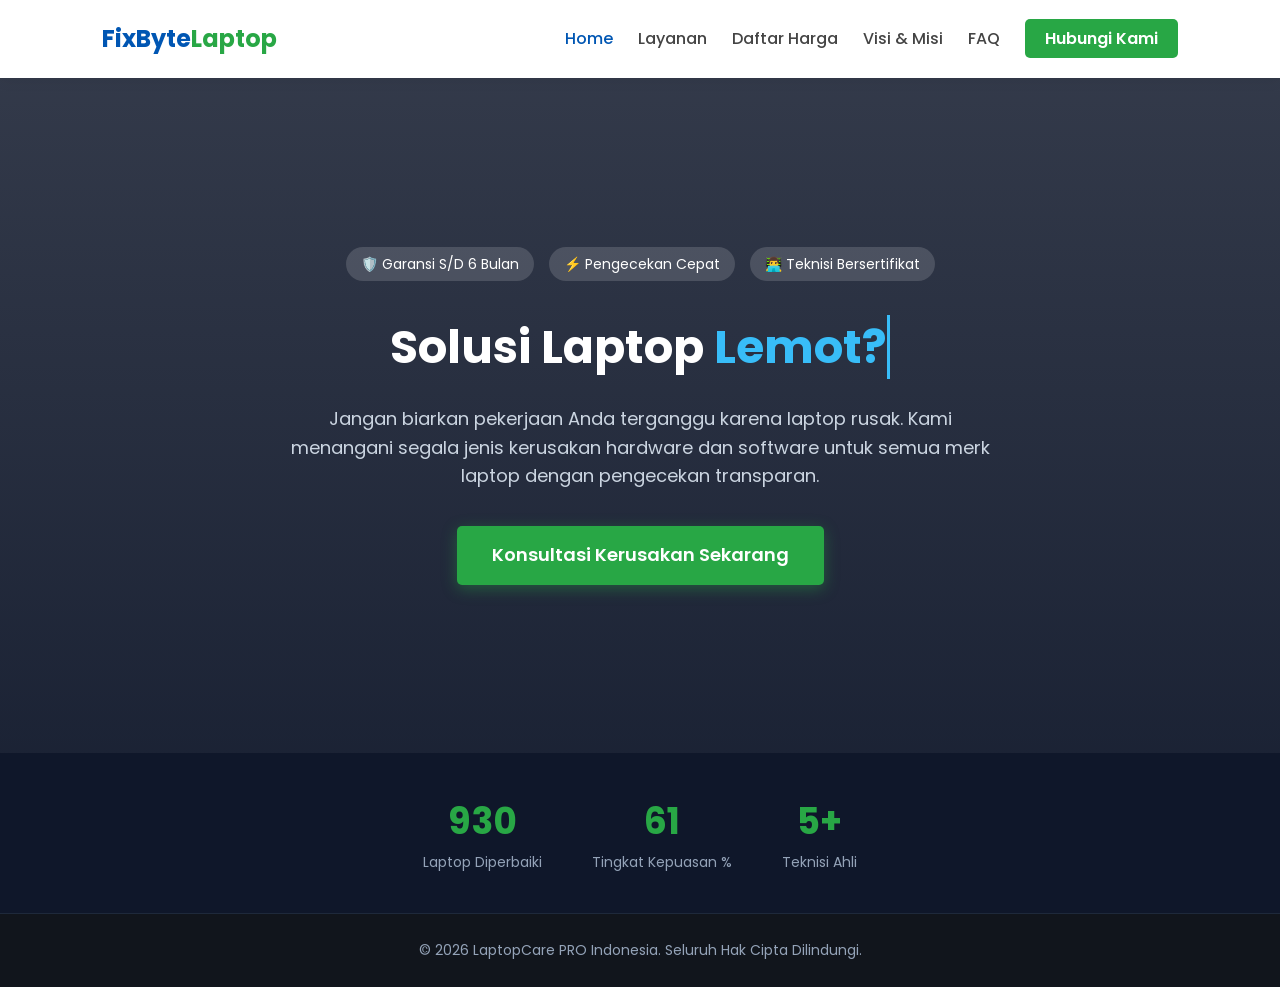
<file: index.html>
<!DOCTYPE html>
<html lang="id">
<head>
    <meta charset="UTF-8">
    <meta name="viewport" content="width=device-width, initial-scale=1.0">
    <title>FixByte Laptop - Jasa Service Laptop Profesional</title>
    <link href="https://fonts.googleapis.com/css2?family=Poppins:wght@300;400;600;700&display=swap" rel="stylesheet">
    <link rel="stylesheet" href="style.css">
    <style>
        .hero {
            background: linear-gradient(rgba(15, 23, 42, 0.85), rgba(15, 23, 42, 0.95)), 
                        url('https://images.unsplash.com/photo-1591799264318-7e6ef8ddb7ea?q=80&w=1200') no-repeat center center/cover;
            min-height: 75vh;
            color: white;
            display: flex;
            flex-direction: column;
            justify-content: center;
            align-items: center;
            text-align: center;
            padding: 40px 20px;
        }
        .hero h1 { font-size: 46px; margin-bottom: 20px; max-width: 800px; min-height: 70px; }
        .hero p { font-size: 18px; margin-bottom: 35px; max-width: 700px; color: #cbd5e1; }
        .badges { display: flex; gap: 15px; margin-bottom: 30px; flex-wrap: wrap; justify-content: center; }
        .badge { background: rgba(255, 255, 255, 0.15); padding: 6px 15px; border-radius: 20px; font-size: 14px; }
        .btn-cta { background-color: var(--secondary-color); color: white; padding: 15px 35px; text-decoration: none; font-size: 18px; font-weight: 600; border-radius: 5px; box-shadow: 0 4px 15px rgba(40, 167, 69, 0.4); transition: transform 0.2s; display: inline-block; }
        .btn-cta:hover { transform: scale(1.05); }

        /* Style Tambahan untuk JavaScript Feature */
        .txt-type { color: #38bdf8; border-right: 3px solid #38bdf8; animation: blink 0.7s infinite; }
        @keyframes blink { 0%, 100% { border-color: transparent } 50% { border-color: #38bdf8 } }

        /* Section Stats */
        .stats-section { display: flex; justify-content: center; gap: 50px; background: #0f172a; color: white; padding: 40px 20px; text-align: center; flex-wrap: wrap; }
        .stat-item h3 { font-size: 36px; color: var(--secondary-color); }
        .stat-item p { color: #94a3b8; font-size: 14px; }

        /* Back to top button */
        #backToTop { position: fixed; bottom: 30px; right: 30px; background: var(--primary-color); color: white; width: 45px; height: 45px; border-radius: 50%; border: none; font-size: 20px; cursor: pointer; display: none; justify-content: center; align-items: center; box-shadow: 0 4px 10px rgba(0,0,0,0.3); z-index: 1000; transition: background 0.3s; }
        #backToTop:hover { background: #004085; }
    </style>
</head>
<body>

    <nav>
        <a href="index.html" class="logo">FixByte<span>Laptop</span></a>
        <ul>
            <li><a href="index.html" class="active">Home</a></li>
            <li><a href="layanan.html">Layanan</a></li>
            <li><a href="harga.html">Daftar Harga</a></li>
            <li><a href="visi-misi.html">Visi & Misi</a></li>
            <li><a href="faq.html">FAQ</a></li>
            <li><a href="kontak.html" class="btn-nav">Hubungi Kami</a></li>
        </ul>
    </nav>

    <header class="hero">
        <div class="badges">
            <span class="badge">🛡️ Garansi S/D 6 Bulan</span>
            <span class="badge">⚡ Pengecekan Cepat</span>
            <span class="badge">👨‍💻 Teknisi Bersertifikat</span>
        </div>
        <!-- Target Efek Typewriter -->
        <h1>Solusi Laptop <span class="txt-type" data-wait="2000" data-words='["Lemot?", "Mati Total?", "Layar Pecah?", "Bergaransi!"]'></span></h1>
        <p>Jangan biarkan pekerjaan Anda terganggu karena laptop rusak. Kami menangani segala jenis kerusakan hardware dan software untuk semua merk laptop dengan pengecekan transparan.</p>
        <a href="kontak.html" class="btn-cta">Konsultasi Kerusakan Sekarang</a>
    </header>

    <!-- Section Statistik Interaktif -->
    <div class="stats-section">
        <div class="stat-item">
            <h3 class="counter" data-target="1500">0</h3>
            <p>Laptop Diperbaiki</p>
        </div>
        <div class="stat-item">
            <h3 class="counter" data-target="95">0</h3>
            <p>Tingkat Kepuasan %</p>
        </div>
        <div class="stat-item">
            <h3 class="counter" data-target="5">0</h3>
            <p>Teknisi Ahli</p>
        </div>
    </div>

    <!-- Tombol Back To Top -->
    <button id="backToTop">↑</button>

    <footer>
        <p>&copy; 2026 LaptopCare PRO Indonesia. Seluruh Hak Cipta Dilindungi.</p>
    </footer>

    <!-- ====== SCRIPT JAVASCRIPT AWESOME ====== -->
    <script>
        // 1. EFEK MESIN KETIK (TYPEWRITER)
        class TypeWriter {
            constructor(txtElement, words, wait = 3000) {
                this.txtElement = txtElement;
                this.words = words;
                this.txt = '';
                this.wordIndex = 0;
                this.wait = parseInt(wait, 10);
                this.type();
                this.isDeleting = false;
            }

            type() {
                const current = this.wordIndex % this.words.length;
                const fullTxt = this.words[current];

                if(this.isDeleting) {
                    this.txt = fullTxt.substring(0, this.txt.length - 1);
                } else {
                    this.txt = fullTxt.substring(0, this.txt.length + 1);
                }

                this.txtElement.innerHTML = `<span class="txt">${this.txt}</span>`;

                let typeSpeed = 150;

                if(this.isDeleting) {
                    typeSpeed /= 2;
                }

                if(!this.isDeleting && this.txt === fullTxt) {
                    typeSpeed = this.wait;
                    this.isDeleting = true;
                } else if(this.isDeleting && this.txt === '') {
                    this.isDeleting = false;
                    this.wordIndex++;
                    typeSpeed = 500;
                }

                setTimeout(() => this.type(), typeSpeed);
            }
        }

        // Jalankan Typewriter saat halaman dimuat
        document.addEventListener('DOMContentLoaded', init);

        function init() {
            const txtElement = document.querySelector('.txt-type');
            const words = JSON.parse(txtElement.getAttribute('data-words'));
            const wait = txtElement.getAttribute('data-wait');
            new TypeWriter(txtElement, words, wait);
        }

        // 2. ANIMASI ANGKA COUNTER BERJALAN
        const counters = document.querySelectorAll('.counter');
        counters.forEach(counter => {
            counter.innerText = '0';
            const updateCounter = () => {
                const target = +counter.getAttribute('data-target');
                const c = +counter.innerText;
                const increment = target / 100;

                if(c < target) {
                    counter.innerText = `${Math.ceil(c + increment)}`;
                    setTimeout(updateCounter, 20);
                } else {
                    counter.innerText = target + (counter.parentElement.firstElementChild.classList.contains('counter') && target === 98 ? '%' : '+');
                }
            };
            updateCounter();
        });

        // 3. TOMBOL BACK TO TOP (MUNCUL SAAT DI-SCROLL)
        const backToTopBtn = document.getElementById('backToTop');

        window.onscroll = function() {
            if (document.body.scrollTop > 200 || document.documentElement.scrollTop > 200) {
                backToTopBtn.style.display = "flex";
            } else {
                backToTopBtn.style.display = "none";
            }
        };

        backToTopBtn.addEventListener('click', () => {
            window.scrollTo({
                top: 0,
                behavior: 'smooth'
            });
        });
    </script>
</body>
</html>
</file>
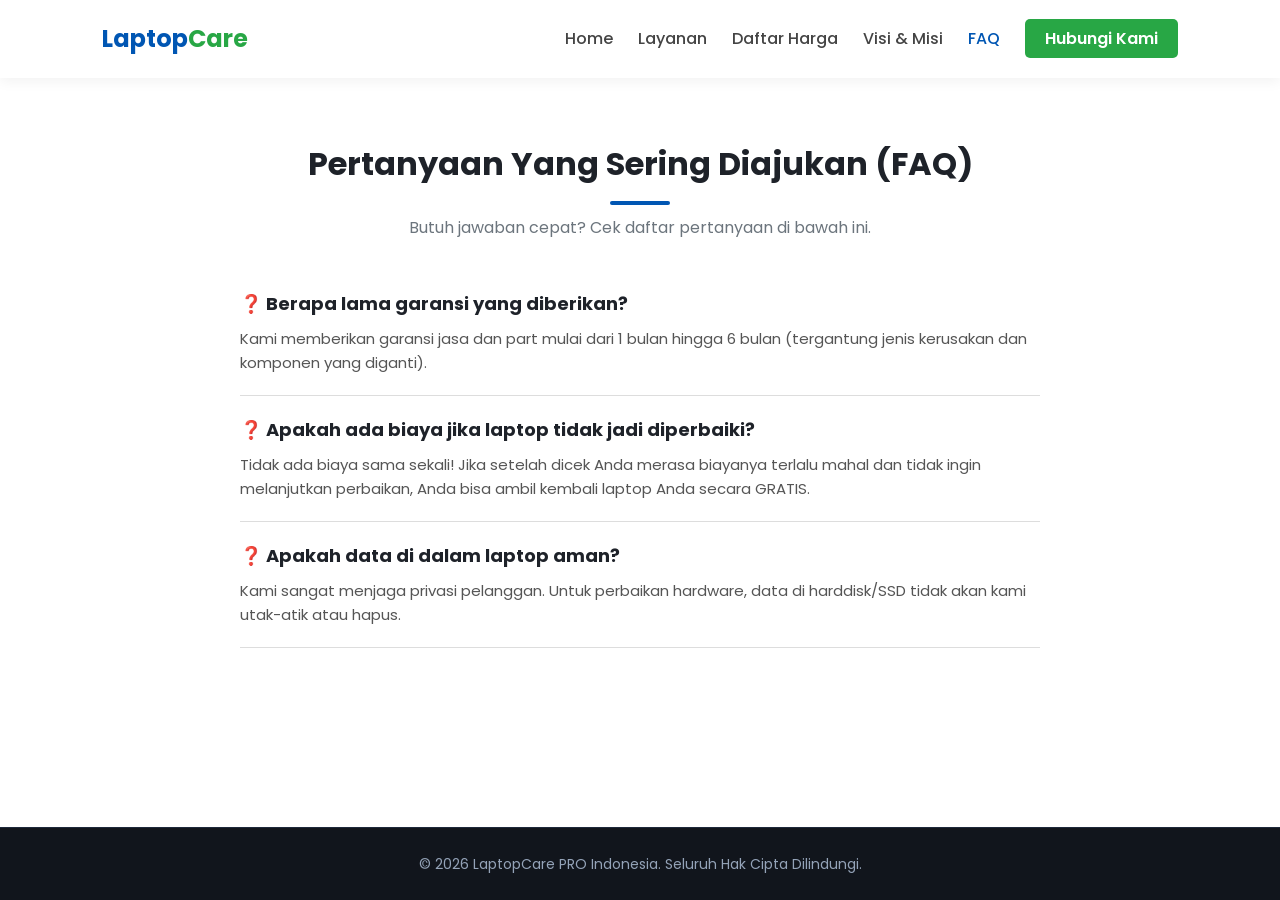
<file: faq.html>
<!DOCTYPE html>
<html lang="id">
<head>
    <meta charset="UTF-8">
    <meta name="viewport" content="width=device-width, initial-scale=1.0">
    <title>FAQ - LaptopCare PRO</title>
    <link href="https://fonts.googleapis.com/css2?family=Poppins:wght@300;400;600;700&display=swap" rel="stylesheet">
    <link rel="stylesheet" href="style.css">
    <style>
        .faq-container { max-width: 800px; margin: 0 auto; }
        .faq-item { margin-bottom: 20px; border-bottom: 1px solid #ddd; padding-bottom: 20px; }
        .faq-item h3 { font-size: 18px; color: var(--dark-color); margin-bottom: 8px; }
        .faq-item p { color: #555; font-size: 15px; }
    </style>
</head>
<body>

    <nav>
        <a href="index.html" class="logo">Laptop<span>Care</span></a>
        <ul>
            <li><a href="index.html">Home</a></li>
            <li><a href="layanan.html">Layanan</a></li>
            <li><a href="harga.html">Daftar Harga</a></li>
            <li><a href="visi-misi.html">Visi & Misi</a></li>
            <li><a href="faq.html" class="active">FAQ</a></li>
            <li><a href="kontak.html" class="btn-nav">Hubungi Kami</a></li>
        </ul>
    </nav>

    <section>
        <div class="section-title">
            <h2>Pertanyaan Yang Sering Diajukan (FAQ)</h2>
            <p>Butuh jawaban cepat? Cek daftar pertanyaan di bawah ini.</p>
        </div>

        <div class="faq-container">
            <div class="faq-item">
                <h3>❓ Berapa lama garansi yang diberikan?</h3>
                <p>Kami memberikan garansi jasa dan part mulai dari 1 bulan hingga 6 bulan (tergantung jenis kerusakan dan komponen yang diganti).</p>
            </div>
            <div class="faq-item">
                <h3>❓ Apakah ada biaya jika laptop tidak jadi diperbaiki?</h3>
                <p>Tidak ada biaya sama sekali! Jika setelah dicek Anda merasa biayanya terlalu mahal dan tidak ingin melanjutkan perbaikan, Anda bisa ambil kembali laptop Anda secara GRATIS.</p>
            </div>
            <div class="faq-item">
                <h3>❓ Apakah data di dalam laptop aman?</h3>
                <p>Kami sangat menjaga privasi pelanggan. Untuk perbaikan hardware, data di harddisk/SSD tidak akan kami utak-atik atau hapus.</p>
            </div>
        </div>
    </section>

    <footer>
        <p>&copy; 2026 LaptopCare PRO Indonesia. Seluruh Hak Cipta Dilindungi.</p>
    </footer>

</body>
</html>
</file>
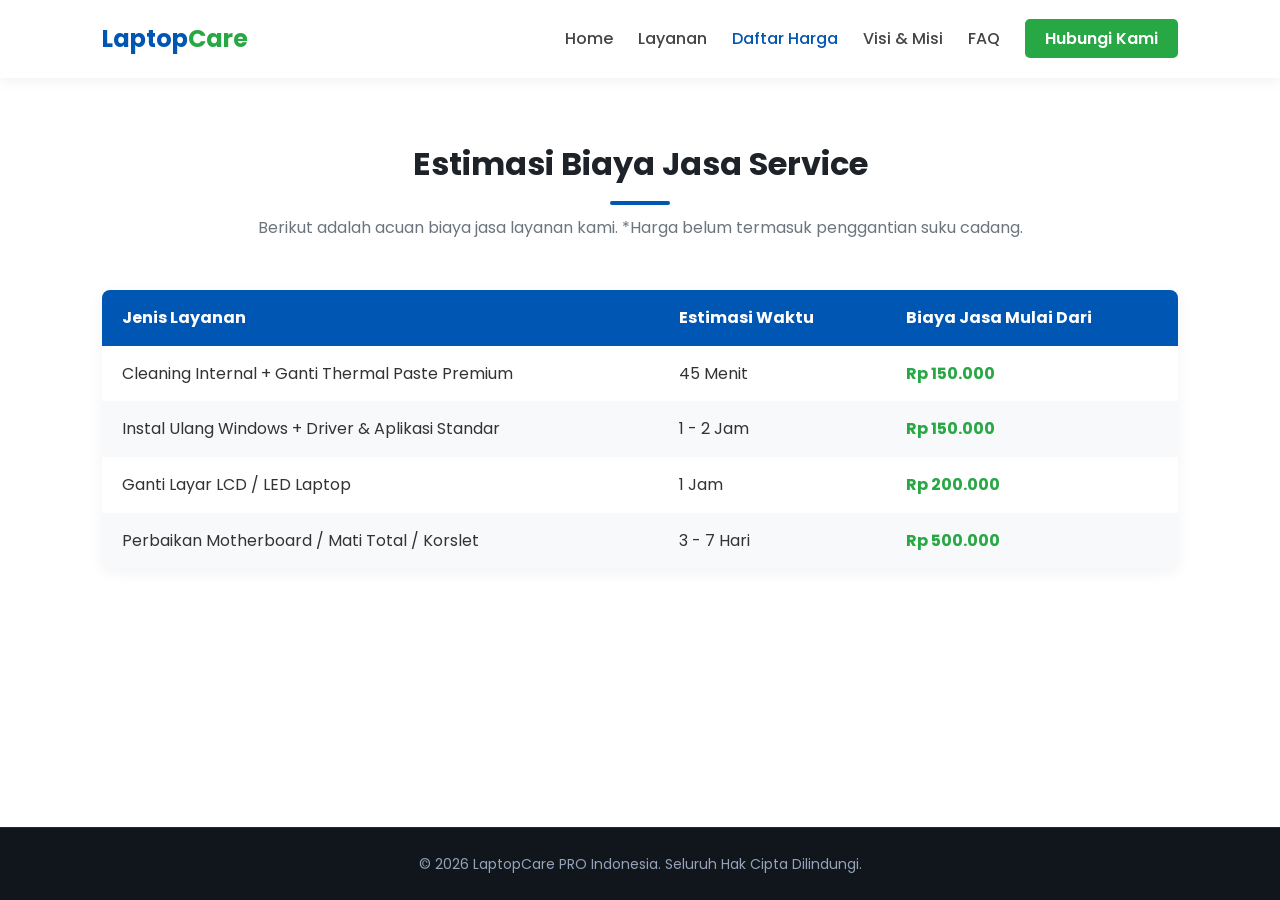
<file: harga.html>
<!DOCTYPE html>
<html lang="id">
<head>
    <meta charset="UTF-8">
    <meta name="viewport" content="width=device-width, initial-scale=1.0">
    <title>Daftar Harga - LaptopCare PRO</title>
    <link href="https://fonts.googleapis.com/css2?family=Poppins:wght@300;400;600;700&display=swap" rel="stylesheet">
    <link rel="stylesheet" href="style.css">
    <style>
        .pricing-table { width: 100%; border-collapse: collapse; margin-top: 20px; box-shadow: 0 4px 15px rgba(0,0,0,0.05); border-radius: 8px; overflow: hidden; }
        .pricing-table th, .pricing-table td { padding: 15px 20px; text-align: left; }
        .pricing-table th { background-color: var(--primary-color); color: white; }
        .pricing-table tr:nth-child(even) { background-color: var(--light-color); }
        .price-tag { color: var(--secondary-color); font-weight: bold; }
        @media (max-width: 768px) { .pricing-table { display: block; overflow-x: auto; } }
    </style>
</head>
<body>

    <nav>
        <a href="index.html" class="logo">Laptop<span>Care</span></a>
        <ul>
            <li><a href="index.html">Home</a></li>
            <li><a href="layanan.html">Layanan</a></li>
            <li><a href="harga.html" class="active">Daftar Harga</a></li>
            <li><a href="visi-misi.html">Visi & Misi</a></li>
            <li><a href="faq.html">FAQ</a></li>
            <li><a href="kontak.html" class="btn-nav">Hubungi Kami</a></li>
        </ul>
    </nav>

    <section>
        <div class="section-title">
            <h2>Estimasi Biaya Jasa Service</h2>
            <p>Berikut adalah acuan biaya jasa layanan kami. *Harga belum termasuk penggantian suku cadang.</p>
        </div>

        <table class="pricing-table">
            <thead>
                <tr>
                    <th>Jenis Layanan</th>
                    <th>Estimasi Waktu</th>
                    <th>Biaya Jasa Mulai Dari</th>
                </tr>
            </thead>
            <tbody>
                <tr>
                    <td>Cleaning Internal + Ganti Thermal Paste Premium</td>
                    <td>45 Menit</td>
                    <td class="price-tag">Rp 150.000</td>
                </tr>
                <tr>
                    <td>Instal Ulang Windows + Driver & Aplikasi Standar</td>
                    <td>1 - 2 Jam</td>
                    <td class="price-tag">Rp 150.000</td>
                </tr>
                <tr>
                    <td>Ganti Layar LCD / LED Laptop</td>
                    <td>1 Jam</td>
                    <td class="price-tag">Rp 200.000</td>
                </tr>
                <tr>
                    <td>Perbaikan Motherboard / Mati Total / Korslet</td>
                    <td>3 - 7 Hari</td>
                    <td class="price-tag">Rp 500.000</td>
                </tr>
            </tbody>
        </table>
    </section>

    <footer>
        <p>&copy; 2026 LaptopCare PRO Indonesia. Seluruh Hak Cipta Dilindungi.</p>
    </footer>

</body>
</html>
</file>
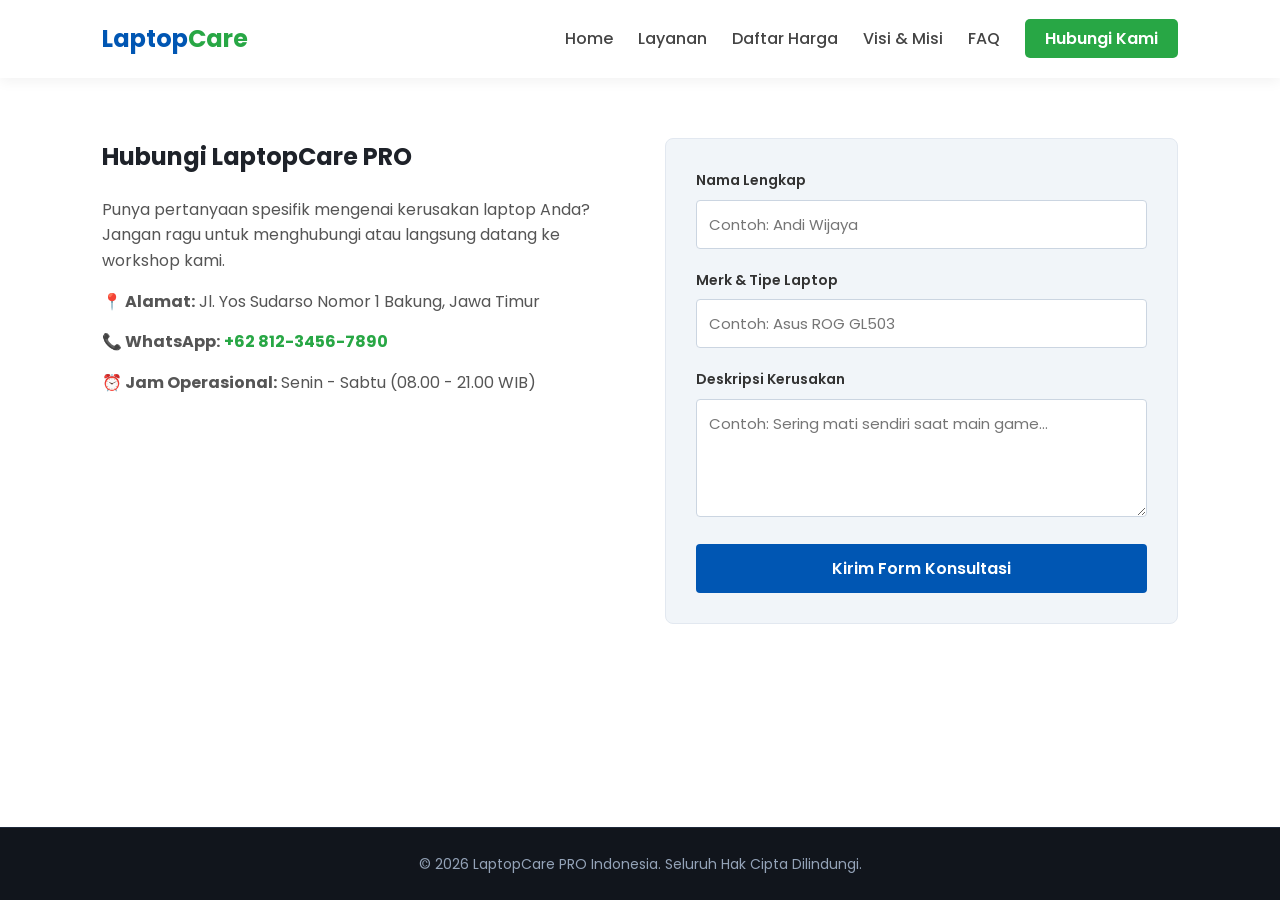
<file: kontak.html>
<!DOCTYPE html>
<html lang="id">
<head>
    <meta charset="UTF-8">
    <meta name="viewport" content="width=device-width, initial-scale=1.0">
    <title>Hubungi Kami - LaptopCare PRO</title>
    <link href="https://fonts.googleapis.com/css2?family=Poppins:wght@300;400;600;700&display=swap" rel="stylesheet">
    <link rel="stylesheet" href="style.css">
    <style>
        .contact-grid { display: grid; grid-template-columns: repeat(auto-fit, minmax(300px, 1fr)); gap: 50px; }
        .contact-info h3 { font-size: 24px; margin-bottom: 20px; color: var(--dark-color); }
        .contact-info p { margin-bottom: 15px; color: #555; }
        .contact-form { background: #f1f5f9; padding: 30px; border-radius: 8px; border: 1px solid #e2e8f0; }
        .form-group { margin-bottom: 20px; }
        .form-group label { display: block; margin-bottom: 8px; font-size: 14px; font-weight: 600; }
        .form-group input, .form-group textarea { width: 100%; padding: 12px; border: 1px solid #cbd5e1; background: white; border-radius: 4px; font-size: 15px; }
        .btn-submit { background-color: var(--primary-color); color: white; border: none; padding: 12px 25px; font-size: 16px; font-weight: 600; border-radius: 4px; cursor: pointer; width: 100%; transition: background 0.3s; }
        .btn-submit:hover { background-color: #004085; }
    </style>
</head>
<body>

    <nav>
        <a href="index.html" class="logo">Laptop<span>Care</span></a>
        <ul>
            <li><a href="index.html">Home</a></li>
            <li><a href="layanan.html">Layanan</a></li>
            <li><a href="harga.html">Daftar Harga</a></li>
            <li><a href="visi-misi.html">Visi & Misi</a></li>
            <li><a href="faq.html">FAQ</a></li>
            <li><a href="kontak.html" class="btn-nav">Hubungi Kami</a></li>
        </ul>
    </nav>

    <section>
        <div class="contact-grid">
            <div class="contact-info">
                <h3>Hubungi LaptopCare PRO</h3>
                <p>Punya pertanyaan spesifik mengenai kerusakan laptop Anda? Jangan ragu untuk menghubungi atau langsung datang ke workshop kami.</p>
                <p><strong>📍 Alamat:</strong> Jl. Yos Sudarso Nomor 1 Bakung, Jawa Timur</p>
                <p><strong>📞 WhatsApp:</strong> <a href="https://wa.me/6285609378344" style="color: var(--secondary-color); font-weight: bold; text-decoration: none;">+62 812-3456-7890</a></p>
                <p><strong>⏰ Jam Operasional:</strong> Senin - Sabtu (08.00 - 21.00 WIB)</p>
            </div>

            <div class="contact-form">
                <form action="#">
                    <div class="form-group">
                        <label for="name">Nama Lengkap</label>
                        <input type="text" id="name" placeholder="Contoh: Andi Wijaya" required>
                    </div>
                    <div class="form-group">
                        <label for="brand">Merk & Tipe Laptop</label>
                        <input type="text" id="brand" placeholder="Contoh: Asus ROG GL503" required>
                    </div>
                    <div class="form-group">
                        <label for="desc">Deskripsi Kerusakan</label>
                        <textarea id="desc" rows="4" placeholder="Contoh: Sering mati sendiri saat main game..." required></textarea>
                    </div>
                    <button type="submit" class="btn-submit">Kirim Form Konsultasi</button>
                </form>
            </div>
        </div>
    </section>

    <footer>
        <p>&copy; 2026 LaptopCare PRO Indonesia. Seluruh Hak Cipta Dilindungi.</p>
    </footer>

</body>
</html>
</file>
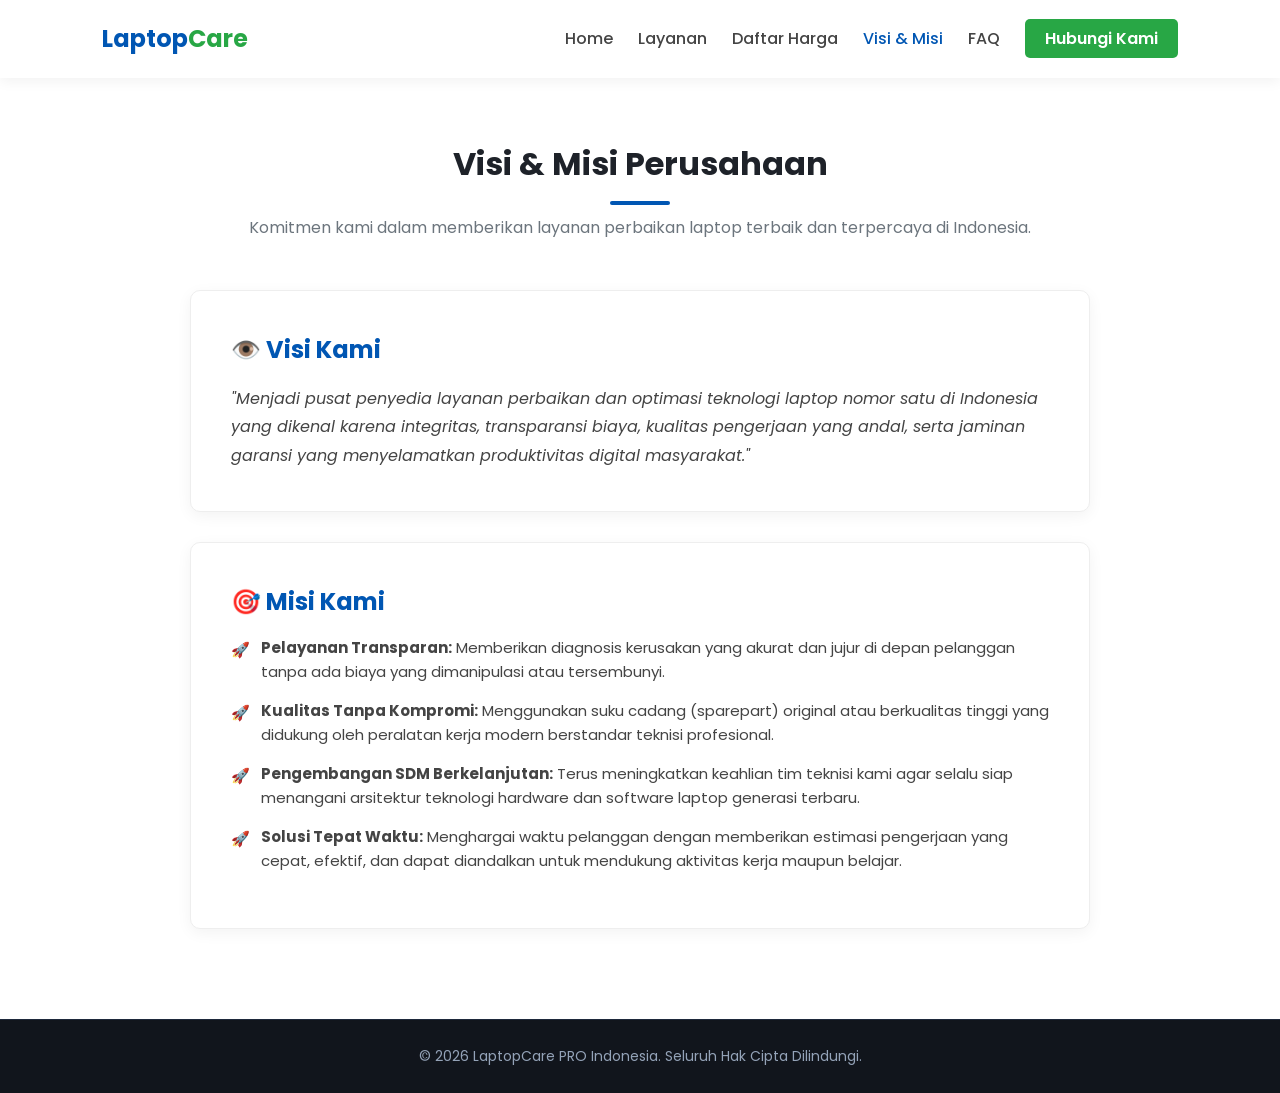
<file: visi-misi.html>
<!DOCTYPE html>
<html lang="id">
<head>
    <meta charset="UTF-8">
    <meta name="viewport" content="width=device-width, initial-scale=1.0">
    <title>Visi & Misi - LaptopCare PRO</title>
    <link href="https://fonts.googleapis.com/css2?family=Poppins:wght@300;400;600;700&display=swap" rel="stylesheet">
    <link rel="stylesheet" href="style.css">
    <style>
        .about-container {
            max-width: 900px;
            margin: 0 auto;
        }
        .vision-box, .mission-box {
            background: #ffffff;
            padding: 40px;
            border-radius: 10px;
            box-shadow: 0 4px 15px rgba(0,0,0,0.05);
            margin-bottom: 30px;
            border: 1px solid #eee;
        }
        .vision-box h3, .mission-box h3 {
            font-size: 24px;
            color: var(--primary-color);
            margin-bottom: 15px;
            display: flex;
            align-items: center;
            gap: 10px;
        }
        .vision-box p {
            font-size: 16px;
            color: #444;
            line-height: 1.8;
            font-style: italic;
        }
        .mission-list {
            list-style: none;
        }
        .mission-list li {
            position: relative;
            padding-left: 30px;
            margin-bottom: 15px;
            font-size: 15px;
            color: #444;
        }
        .mission-list li::before {
            content: "🚀";
            position: absolute;
            left: 0;
            top: 2px;
        }
    </style>
</head>
<body>

    <!-- Navigasi (Visi & Misi Aktif) -->
    <nav>
        <a href="index.html" class="logo">Laptop<span>Care</span></a>
        <ul>
            <li><a href="index.html">Home</a></li>
            <li><a href="layanan.html">Layanan</a></li>
            <li><a href="harga.html">Daftar Harga</a></li>
            <li><a href="visi-misi.html" class="active">Visi & Misi</a></li>
            <li><a href="faq.html">FAQ</a></li>
            <li><a href="kontak.html" class="btn-nav">Hubungi Kami</a></li>
        </ul>
    </nav>

    <!-- Konten Visi & Misi -->
    <section>
        <div class="section-title">
            <h2>Visi & Misi Perusahaan</h2>
            <p>Komitmen kami dalam memberikan layanan perbaikan laptop terbaik dan terpercaya di Indonesia.</p>
        </div>

        <div class="about-container">
            <!-- Blok Visi -->
            <div class="vision-box">
                <h3>👁️ Visi Kami</h3>
                <p>"Menjadi pusat penyedia layanan perbaikan dan optimasi teknologi laptop nomor satu di Indonesia yang dikenal karena integritas, transparansi biaya, kualitas pengerjaan yang andal, serta jaminan garansi yang menyelamatkan produktivitas digital masyarakat."</p>
            </div>

            <!-- Blok Misi -->
            <div class="mission-box">
                <h3>🎯 Misi Kami</h3>
                <ul class="mission-list">
                    <li><strong>Pelayanan Transparan:</strong> Memberikan diagnosis kerusakan yang akurat dan jujur di depan pelanggan tanpa ada biaya yang dimanipulasi atau tersembunyi.</li>
                    <li><strong>Kualitas Tanpa Kompromi:</strong> Menggunakan suku cadang (sparepart) original atau berkualitas tinggi yang didukung oleh peralatan kerja modern berstandar teknisi profesional.</li>
                    <li><strong>Pengembangan SDM Berkelanjutan:</strong> Terus meningkatkan keahlian tim teknisi kami agar selalu siap menangani arsitektur teknologi hardware dan software laptop generasi terbaru.</li>
                    <li><strong>Solusi Tepat Waktu:</strong> Menghargai waktu pelanggan dengan memberikan estimasi pengerjaan yang cepat, efektif, dan dapat diandalkan untuk mendukung aktivitas kerja maupun belajar.</li>
                </ul>
            </div>
        </div>
    </section>

    <footer>
        <p>&copy; 2026 LaptopCare PRO Indonesia. Seluruh Hak Cipta Dilindungi.</p>
    </footer>

</body>
</html>
</file>
<file: style.css>
/* Reset & Base Styles */
* {
    margin: 0;
    padding: 0;
    box-sizing: border-box;
    font-family: 'Poppins', sans-serif;
}

:root {
    --primary-color: #0056b3;
    --secondary-color: #28a745;
    --dark-color: #1e2229;
    --light-color: #f8f9fa;
    --text-muted: #6c757d;
}

body {
    color: #333;
    background-color: #ffffff;
    line-height: 1.6;
    display: flex;
    flex-direction: column;
    min-height: 100vh;
}

/* Navigation */
nav {
    background-color: #ffffff;
    display: flex;
    justify-content: space-between;
    align-items: center;
    padding: 20px 8%;
    box-shadow: 0 4px 12px rgba(0,0,0,0.05);
    position: sticky;
    top: 0;
    z-index: 1000;
}

nav .logo {
    font-size: 24px;
    font-weight: 700;
    color: var(--primary-color);
    text-decoration: none;
}

nav .logo span {
    color: var(--secondary-color);
}

nav ul {
    display: flex;
    list-style: none;
    align-items: center;
}

nav ul li {
    margin-left: 25px;
}

nav ul li a {
    text-decoration: none;
    color: #444;
    font-weight: 500;
    transition: color 0.3s;
}

nav ul li a:hover, nav ul li a.active {
    color: var(--primary-color);
}

.btn-nav {
    background-color: var(--secondary-color);
    color: white !important;
    padding: 8px 20px;
    border-radius: 5px;
    font-weight: 600;
}

.btn-nav:hover {
    background-color: #218838;
}

/* Section Global Settings */
section {
    padding: 60px 8%;
    flex: 1;
}

.section-title {
    text-align: center;
    margin-bottom: 50px;
}

.section-title h2 {
    font-size: 32px;
    color: var(--dark-color);
    position: relative;
    display: inline-block;
    padding-bottom: 15px;
}

.section-title h2::after {
    content: '';
    position: absolute;
    bottom: 0;
    left: 50%;
    transform: translateX(-50%);
    width: 60px;
    height: 4px;
    background-color: var(--primary-color);
    border-radius: 2px;
}

.section-title p {
    color: var(--text-muted);
    margin-top: 10px;
}

/* Footer */
footer {
    background-color: #11151c;
    color: #94a3b8;
    text-align: center;
    padding: 25px;
    font-size: 14px;
    border-top: 1px solid #1e293b;
    margin-top: auto;
}

/* Responsive */
@media (max-width: 768px) {
    nav {
        flex-direction: column;
        gap: 15px;
        padding: 15px;
    }
    nav ul {
        flex-wrap: wrap;
        justify-content: center;
        padding: 0;
    }
    nav ul li {
        margin: 5px 10px;
    }
}<!DOCTYPE html>
<html lang="id">
<head>
    <meta charset="UTF-8">
    <meta name="viewport" content="width=device-width, initial-scale=1.0">
    <title>Visi & Misi - LaptopCare PRO</title>
    <link href="https://fonts.googleapis.com/css2?family=Poppins:wght@300;400;600;700&display=swap" rel="stylesheet">
    <link rel="stylesheet" href="style.css">
    <style>
        .about-container {
            max-width: 900px;
            margin: 0 auto;
        }
        .vision-box, .mission-box {
            background: #ffffff;
            padding: 40px;
            border-radius: 10px;
            box-shadow: 0 4px 15px rgba(0,0,0,0.05);
            margin-bottom: 30px;
            border: 1px solid #eee;
        }
        .vision-box h3, .mission-box h3 {
            font-size: 24px;
            color: var(--primary-color);
            margin-bottom: 15px;
            display: flex;
            align-items: center;
            gap: 10px;
        }
        .vision-box p {
            font-size: 16px;
            color: #444;
            line-height: 1.8;
            font-style: italic;
        }
        .mission-list {
            list-style: none;
        }
        .mission-list li {
            position: relative;
            padding-left: 30px;
            margin-bottom: 15px;
            font-size: 15px;
            color: #444;
        }
        .mission-list li::before {
            content: "🚀";
            position: absolute;
            left: 0;
            top: 2px;
        }
    </style>
</head>
<body>

    <!-- Navigasi (Visi & Misi Aktif) -->
    <nav>
        <a href="index.html" class="logo">Laptop<span>Care</span></a>
        <ul>
            <li><a href="index.html">Home</a></li>
            <li><a href="layanan.html">Layanan</a></li>
            <li><a href="harga.html">Daftar Harga</a></li>
            <li><a href="visi-misi.html" class="active">Visi & Misi</a></li>
            <li><a href="faq.html">FAQ</a></li>
            <li><a href="kontak.html" class="btn-nav">Hubungi Kami</a></li>
        </ul>
    </nav>

    <!-- Konten Visi & Misi -->
    <section>
        <div class="section-title">
            <h2>Visi & Misi Perusahaan</h2>
            <p>Komitmen kami dalam memberikan layanan perbaikan laptop terbaik dan terpercaya di Indonesia.</p>
        </div>

        <div class="about-container">
            <!-- Blok Visi -->
            <div class="vision-box">
                <h3>👁️ Visi Kami</h3>
                <p>"Menjadi pusat penyedia layanan perbaikan dan optimasi teknologi laptop nomor satu di Indonesia yang dikenal karena integritas, transparansi biaya, kualitas pengerjaan yang andal, serta jaminan garansi yang menyelamatkan produktivitas digital masyarakat."</p>
            </div>

            <!-- Blok Misi -->
            <div class="mission-box">
                <h3>🎯 Misi Kami</h3>
                <ul class="mission-list">
                    <li><strong>Pelayanan Transparan:</strong> Memberikan diagnosis kerusakan yang akurat dan jujur di depan pelanggan tanpa ada biaya yang dimanipulasi atau tersembunyi.</li>
                    <li><strong>Kualitas Tanpa Kompromi:</strong> Menggunakan suku cadang (sparepart) original atau berkualitas tinggi yang didukung oleh peralatan kerja modern berstandar teknisi profesional.</li>
                    <li><strong>Pengembangan SDM Berkelanjutan:</strong> Terus meningkatkan keahlian tim teknisi kami agar selalu siap menangani arsitektur teknologi hardware dan software laptop generasi terbaru.</li>
                    <li><strong>Solusi Tepat Waktu:</strong> Menghargai waktu pelanggan dengan memberikan estimasi pengerjaan yang cepat, efektif, dan dapat diandalkan untuk mendukung aktivitas kerja maupun belajar.</li>
                </ul>
            </div>
        </div>
    </section>

    <footer>
        <p>&copy; 2026 LaptopCare PRO Indonesia. Seluruh Hak Cipta Dilindungi.</p>
    </footer>

</body>
</html>
</file>
